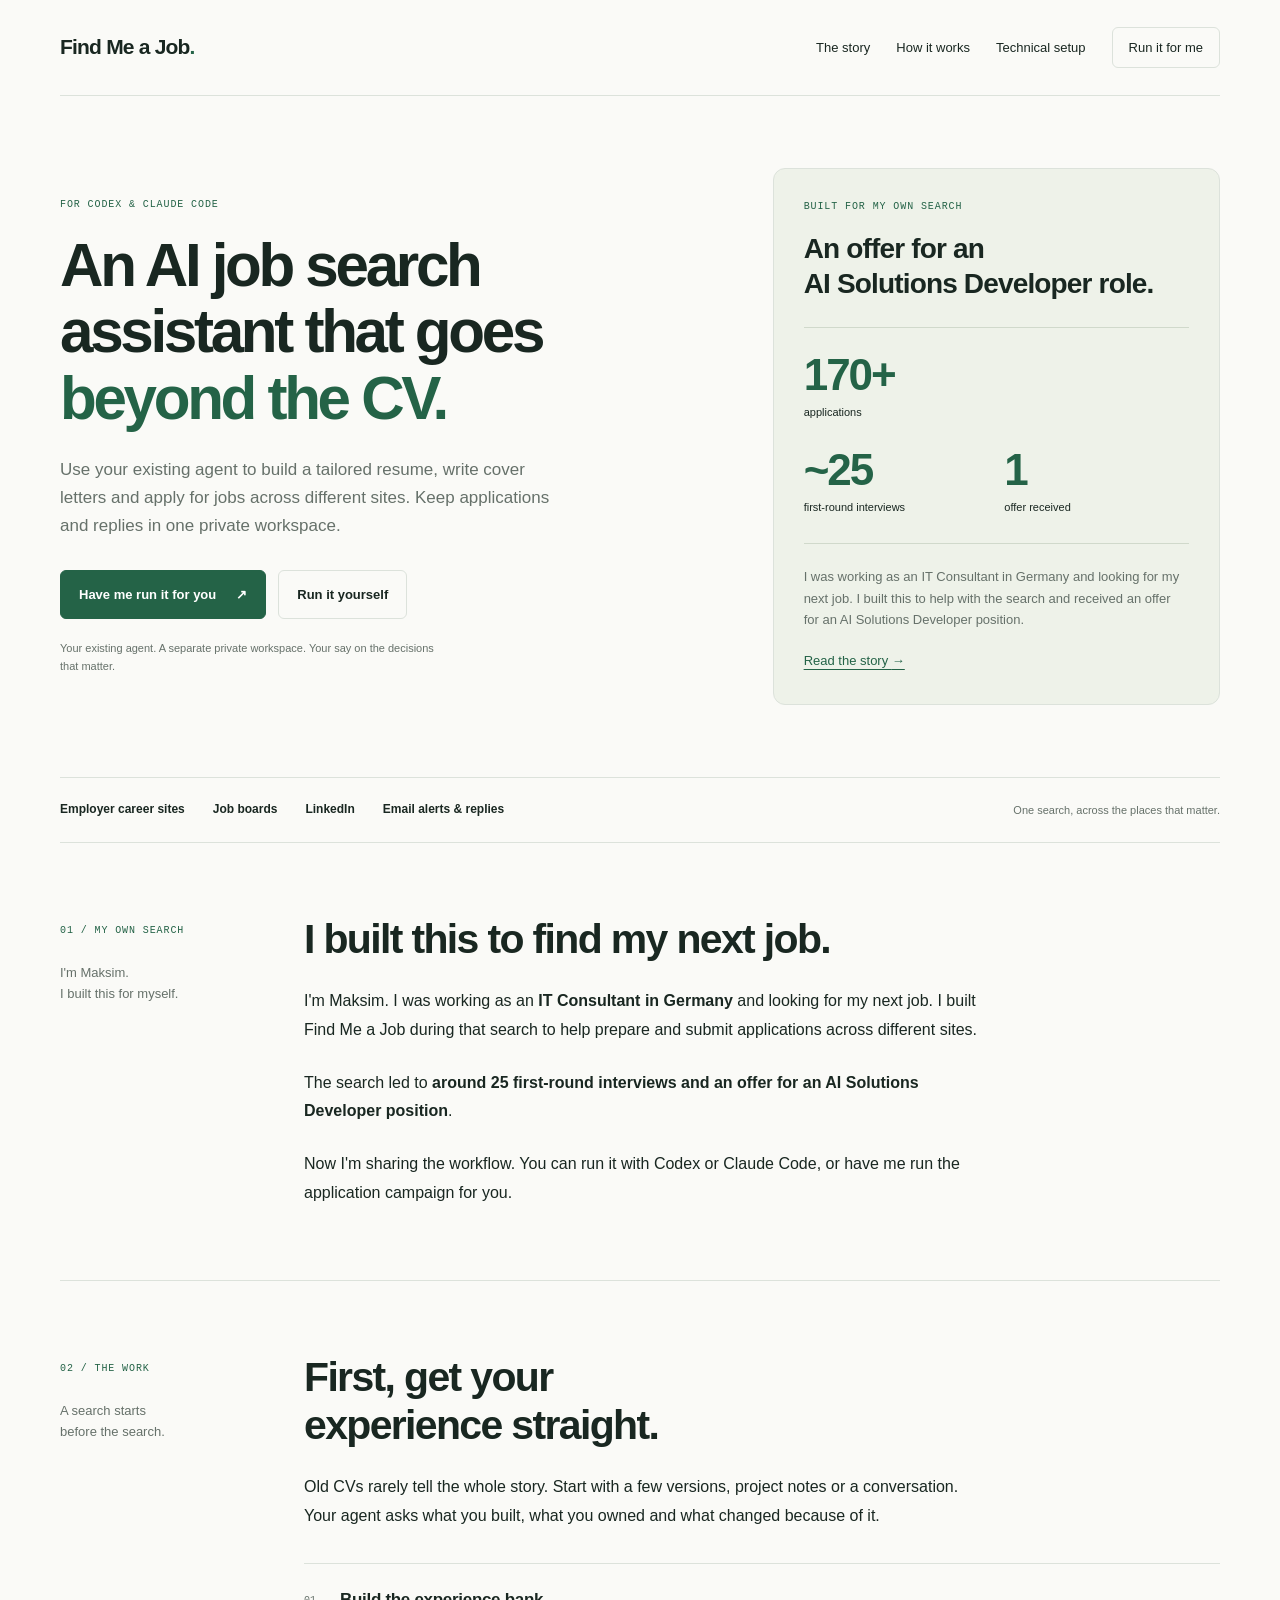
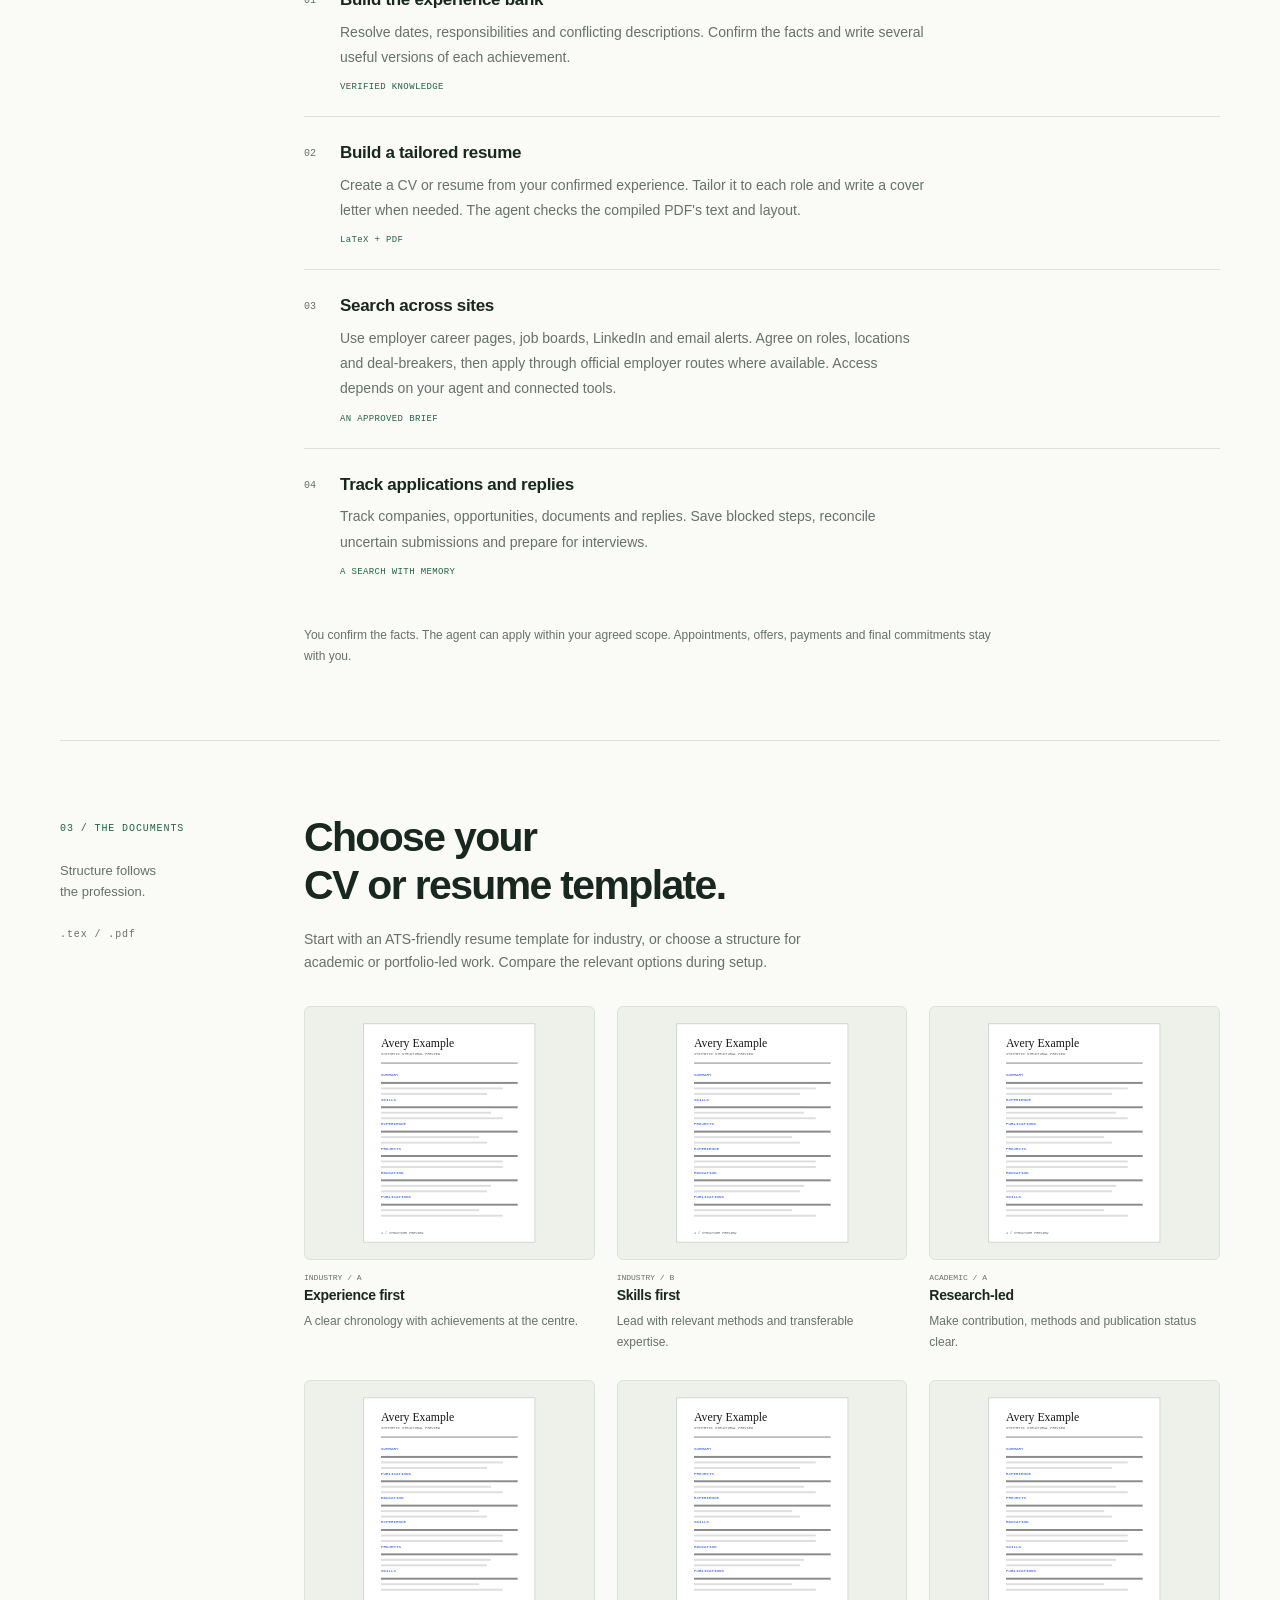
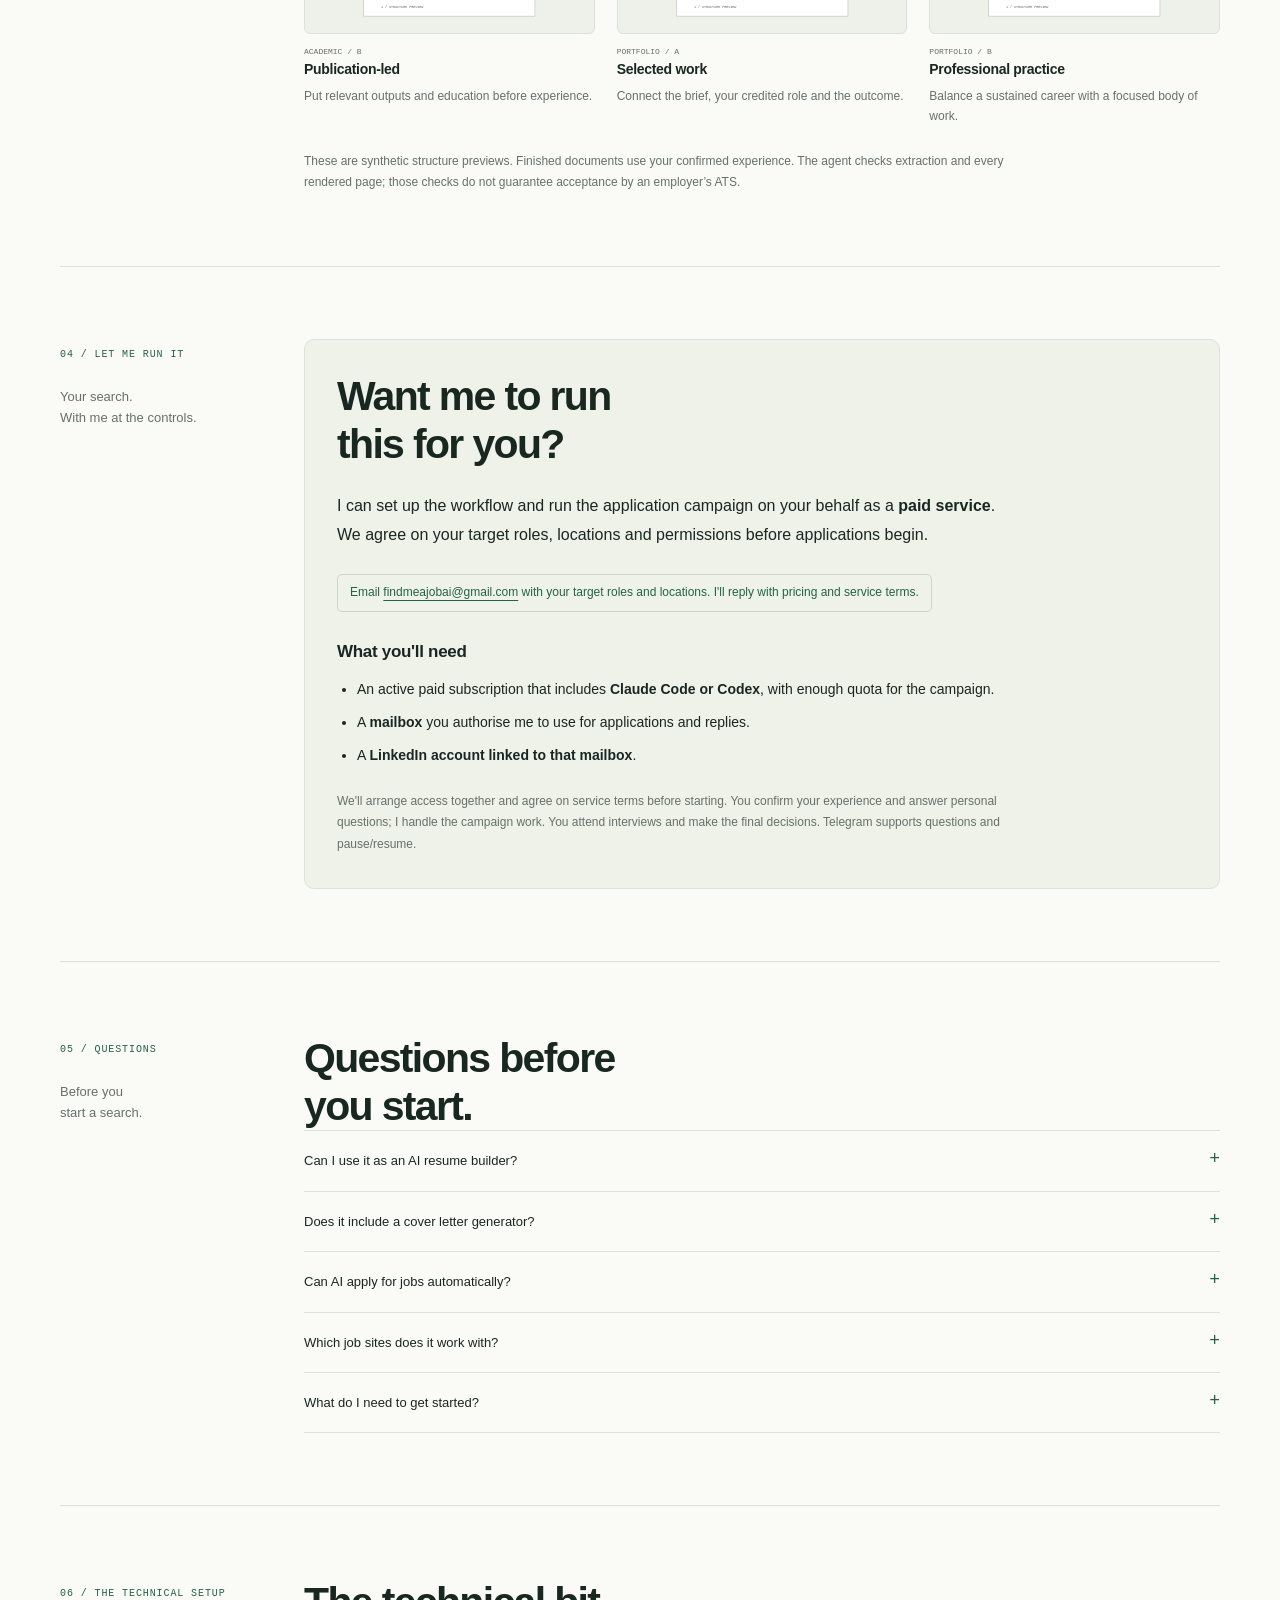
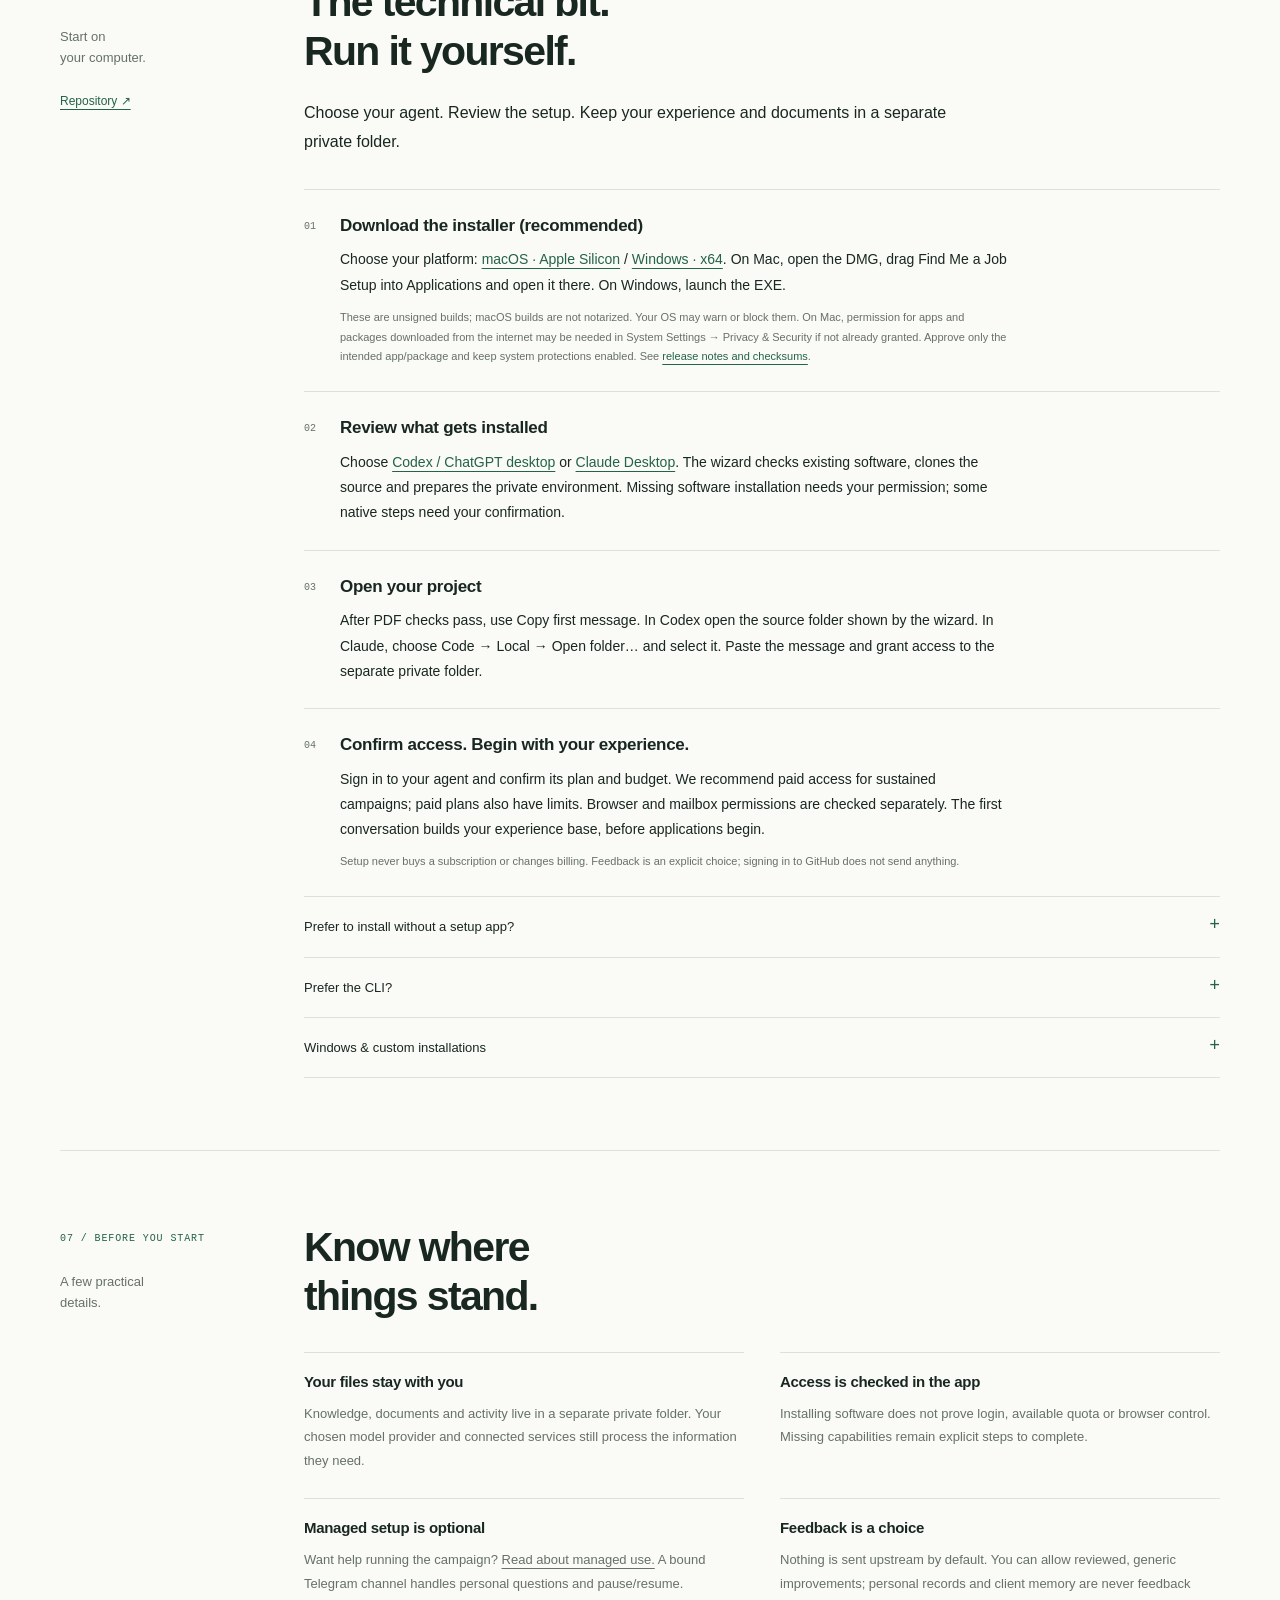
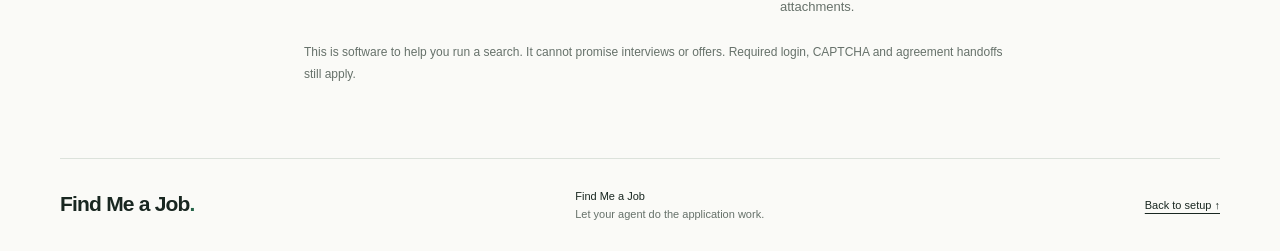
<file: site/index.html>
<!doctype html>
<html lang="en">
<head>
  <meta charset="utf-8">
  <meta name="viewport" content="width=device-width, initial-scale=1">
  <meta name="description" content="AI job search with a resume builder, tailored cover letters and application tracking. Run it yourself or have me manage your job applications.">
  <meta name="color-scheme" content="light">
  <title>Find Me a Job | AI Job Search &amp; Resume Builder</title>
  <link rel="canonical" href="https://blehmaks.github.io/find-me-a-job/">
  <link rel="stylesheet" href="styles.css?v=3">
  <link rel="icon" type="image/svg+xml" href="assets/mark.svg?v=2">
</head>
<body>
  <a class="skip" href="#main">Skip to content</a>
  <header class="masthead page">
    <a class="wordmark" href="#main" aria-label="Find Me a Job, home">Find Me a Job<span aria-hidden="true">.</span></a>
    <nav aria-label="Main navigation"><a href="#story">The story</a><a href="#workflow">How it works</a><a href="#install">Technical setup</a><a class="nav-cta" href="#managed">Run it for me</a></nav>
  </header>
  <main id="main">
    <section class="hero page" aria-labelledby="hero-heading">
      <div class="hero-copy"><p class="eyebrow">FOR CODEX &amp; CLAUDE CODE</p><h1 id="hero-heading">An AI job search<br>assistant that goes<br><span>beyond the CV.</span></h1><p class="hero-description">Use your existing agent to build a tailored resume, write cover letters and apply for jobs across different sites. Keep applications and replies in one private workspace.</p><div class="hero-actions"><a class="button primary" href="#managed">Have me run it for you <span aria-hidden="true">↗</span></a><a class="button secondary" href="#install">Run it yourself</a></div><p class="hero-caption">Your existing agent. A separate private workspace. Your say on the decisions that matter.</p></div>
      <aside class="founder-card" aria-labelledby="founder-heading"><p class="eyebrow">BUILT FOR MY OWN SEARCH</p><h2 id="founder-heading">An offer for an<br> AI Solutions Developer role.</h2><div class="results" aria-label="Founder search results"><div><strong>170+</strong><span>applications</span></div><div><strong>~25</strong><span>first-round interviews</span></div><div><strong>1</strong><span>offer received</span></div></div><p>I was working as an IT Consultant in Germany and looking for my next job. I built this to help with the search and received an offer for an AI Solutions Developer position.</p><a class="text-link" href="#story">Read the story <span aria-hidden="true">→</span></a></aside>
    </section>
    <div class="scope-strip page"><span>Employer career sites</span><span>Job boards</span><span>LinkedIn</span><span>Email alerts &amp; replies</span><p>One search, across the places that matter.</p></div>

    <section id="story" class="chapter page" aria-labelledby="story-heading">
      <div class="chapter-index"><span class="label">01 / MY OWN SEARCH</span><p>I'm Maksim.<br>I built this for myself.</p></div>
      <div class="chapter-body"><h2 id="story-heading">I built this to find my next job.</h2><p class="intro">I'm Maksim. I was working as an <strong>IT Consultant in Germany</strong> and looking for my next job. I built Find Me a Job during that search to help prepare and submit applications across different sites.</p>
        <p class="intro">The search led to <strong>around 25 first-round interviews and an offer for an AI Solutions Developer position</strong>.</p>
        <p class="intro">Now I'm sharing the workflow. You can run it with Codex or Claude Code, or have me run the application campaign for you.</p>
      </div>
    </section>

    <section id="workflow" class="chapter page" aria-labelledby="workflow-heading">
      <div class="chapter-index"><span class="label">02 / THE WORK</span><p>A search starts<br>before the search.</p></div>
      <div class="chapter-body"><h2 id="workflow-heading">First, get your<br>experience straight.</h2><p class="intro">Old CVs rarely tell the whole story. Start with a few versions, project notes or a conversation. Your agent asks what you built, what you owned and what changed because of it.</p>
        <ol class="work-list">
          <li><span class="row-no">01</span><div><h3>Build the experience bank</h3><p>Resolve dates, responsibilities and conflicting descriptions. Confirm the facts and write several useful versions of each achievement.</p></div><span class="output">VERIFIED KNOWLEDGE</span></li>
          <li><span class="row-no">02</span><div><h3>Build a tailored resume</h3><p>Create a CV or resume from your confirmed experience. Tailor it to each role and write a cover letter when needed. The agent checks the compiled PDF's text and layout.</p></div><span class="output">LaTeX + PDF</span></li>
          <li><span class="row-no">03</span><div><h3>Search across sites</h3><p>Use employer career pages, job boards, LinkedIn and email alerts. Agree on roles, locations and deal-breakers, then apply through official employer routes where available. Access depends on your agent and connected tools.</p></div><span class="output">AN APPROVED BRIEF</span></li>
          <li><span class="row-no">04</span><div><h3>Track applications and replies</h3><p>Track companies, opportunities, documents and replies. Save blocked steps, reconcile uncertain submissions and prepare for interviews.</p></div><span class="output">A SEARCH WITH MEMORY</span></li>
        </ol>
        <p class="note">You confirm the facts. The agent can apply within your agreed scope. Appointments, offers, payments and final commitments stay with you.</p>
      </div>
    </section>

    <section id="templates" class="chapter page" aria-labelledby="templates-heading">
      <div class="chapter-index"><span class="label">03 / THE DOCUMENTS</span><p>Structure follows<br>the profession.</p><span class="file-label">.tex / .pdf</span></div>
      <div class="chapter-body"><div class="section-heading"><h2 id="templates-heading">Choose your<br>CV or resume template.</h2><p>Start with an ATS-friendly resume template for industry, or choose a structure for academic or portfolio-led work. Compare the relevant options during setup.</p></div>
      <div class="template-grid">
        <article class="template-card" data-family="industry" data-variant="experience-first"><div class="preview"><svg role="img" aria-label="Industry chronology structure: summary, skills, experience, projects, education and publications" viewBox="0 0 220 280"><use href="assets/structures.svg?v=2#industry-experience-first"></use></svg></div><div class="template-title"><h3>Experience first</h3><span>INDUSTRY / A</span></div><p>A clear chronology with achievements at the centre.</p></article>
        <article class="template-card" data-family="industry" data-variant="skills-first"><div class="preview"><svg role="img" aria-label="Industry skills structure: summary, skills, projects, experience, education and publications" viewBox="0 0 220 280"><use href="assets/structures.svg?v=2#industry-skills-first"></use></svg></div><div class="template-title"><h3>Skills first</h3><span>INDUSTRY / B</span></div><p>Lead with relevant methods and transferable expertise.</p></article>
        <article class="template-card" data-family="academic" data-variant="research-first"><div class="preview"><svg role="img" aria-label="Research structure: summary, experience, publications, projects, education and skills" viewBox="0 0 220 280"><use href="assets/structures.svg?v=2#academic-research-first"></use></svg></div><div class="template-title"><h3>Research-led</h3><span>ACADEMIC / A</span></div><p>Make contribution, methods and publication status clear.</p></article>
        <article class="template-card" data-family="academic" data-variant="publications-first"><div class="preview"><svg role="img" aria-label="Publication structure: summary, publications, education, experience, projects and skills" viewBox="0 0 220 280"><use href="assets/structures.svg?v=2#academic-publications-first"></use></svg></div><div class="template-title"><h3>Publication-led</h3><span>ACADEMIC / B</span></div><p>Put relevant outputs and education before experience.</p></article>
        <article class="template-card" data-family="portfolio" data-variant="selected-work"><div class="preview"><svg role="img" aria-label="Portfolio projects structure: summary, projects, experience, skills, education and publications" viewBox="0 0 220 280"><use href="assets/structures.svg?v=2#portfolio-selected-work"></use></svg></div><div class="template-title"><h3>Selected work</h3><span>PORTFOLIO / A</span></div><p>Connect the brief, your credited role and the outcome.</p></article>
        <article class="template-card" data-family="portfolio" data-variant="practice-first"><div class="preview"><svg role="img" aria-label="Portfolio practice structure: summary, experience, projects, education, skills and publications" viewBox="0 0 220 280"><use href="assets/structures.svg?v=2#portfolio-practice-first"></use></svg></div><div class="template-title"><h3>Professional practice</h3><span>PORTFOLIO / B</span></div><p>Balance a sustained career with a focused body of work.</p></article>
      </div>

        <p class="note">These are synthetic structure previews. Finished documents use your confirmed experience. The agent checks extraction and every rendered page; those checks do not guarantee acceptance by an employer’s ATS.</p>
      </div>
    </section>

    <section id="managed" class="chapter page managed" aria-labelledby="managed-heading">
      <div class="chapter-index"><span class="label">04 / LET ME RUN IT</span><p>Your search.<br>With me at the controls.</p></div>
      <div class="chapter-body"><h2 id="managed-heading">Want me to run<br>this for you?</h2><p class="intro">I can set up the workflow and run the application campaign on your behalf as a <strong>paid service</strong>. We agree on your target roles, locations and permissions before applications begin.</p>
        <p class="contact-status">Email <a href="mailto:findmeajobai@gmail.com">findmeajobai@gmail.com</a> with your target roles and locations. I'll reply with pricing and service terms.</p>
        <h3 class="requirements-heading">What you'll need</h3><ul class="requirements"><li>An active paid subscription that includes <strong>Claude Code or Codex</strong>, with enough quota for the campaign.</li><li>A <strong>mailbox</strong> you authorise me to use for applications and replies.</li><li>A <strong>LinkedIn account linked to that mailbox</strong>.</li></ul>
        <p class="note">We'll arrange access together and agree on service terms before starting. You confirm your experience and answer personal questions; I handle the campaign work. You attend interviews and make the final decisions. Telegram supports questions and pause/resume.</p>
      </div>
    </section>

    <section id="faq" class="chapter page" aria-labelledby="faq-heading">
      <div class="chapter-index"><span class="label">05 / QUESTIONS</span><p>Before you<br>start a search.</p></div>
      <div class="chapter-body"><h2 id="faq-heading">Questions before<br>you start.</h2>
        <details class="technical"><summary>Can I use it as an AI resume builder?</summary><p>Yes. Your agent builds a CV or resume from your confirmed experience, then tailors it to each job description. You get editable LaTeX source and a PDF. The workflow checks text extraction and the page layout before the CV is ready.</p></details>
        <details class="technical"><summary>Does it include a cover letter generator?</summary><p>Your agent writes a tailored cover letter when the application requires one, or when you ask for one. It uses your experience and the vacancy to explain why your work fits the role.</p></details>
        <details class="technical"><summary>Can AI apply for jobs automatically?</summary><p>Once you approve the search scope and permissions, the agent can prepare and submit job applications through the tools available to it. Signing in and some site-specific steps may need your input. You attend interviews and make the final decisions on offers.</p></details>
        <details class="technical"><summary>Which job sites does it work with?</summary><p>The search can use employer career pages, job boards, LinkedIn and email alerts. Applications go through official employer routes where available. Access depends on your agent's browser and mailbox tools and the requirements of each site.</p></details>
        <details class="technical"><summary>What do I need to get started?</summary><p>Use Codex or Claude Code with access to a separate private workspace. The <a href="#install">technical setup</a> covers installation and tool checks. For <a href="#managed">managed use</a>, you'll need a paid agent subscription, a mailbox and a LinkedIn account linked to that mailbox.</p></details>
      </div>
    </section>

    <section id="install" class="chapter setup page" aria-labelledby="install-heading">
      <div class="chapter-index"><span class="label">06 / THE TECHNICAL SETUP</span><p>Start on<br>your computer.</p><a class="small-link" href="https://github.com/BlehMaks/find-me-a-job">Repository ↗</a></div>
      <div class="chapter-body"><h2 id="install-heading">The technical bit.<br>Run it yourself.</h2><p class="intro">Choose your agent. Review the setup. Keep your experience and documents in a separate private folder.</p>
        <ol class="setup-list">
          <li><span class="row-no">01</span><div><h3>Download the installer (recommended)</h3><p>Choose your platform: <a href="https://github.com/BlehMaks/find-me-a-job/releases/download/v0.1.1/FindMeAJob-Setup-0.1.1-macos-arm64.dmg">macOS · Apple Silicon</a> / <a href="https://github.com/BlehMaks/find-me-a-job/releases/download/v0.1.1/FindMeAJob-Setup-0.1.1-windows-x64.exe">Windows · x64</a>. On Mac, open the DMG, drag Find Me a Job Setup into Applications and open it there. On Windows, launch the EXE.</p><p class="small">These are unsigned builds; macOS builds are not notarized. Your OS may warn or block them. On Mac, permission for apps and packages downloaded from the internet may be needed in System Settings → Privacy &amp; Security if not already granted. Approve only the intended app/package and keep system protections enabled. See <a href="https://github.com/BlehMaks/find-me-a-job/releases/tag/v0.1.1">release notes and checksums</a>.</p></div></li>
          <li><span class="row-no">02</span><div><h3>Review what gets installed</h3><p>Choose <a href="https://learn.chatgpt.com/docs/app">Codex / ChatGPT desktop</a> or <a href="https://code.claude.com/docs/en/desktop-quickstart">Claude Desktop</a>. The wizard checks existing software, clones the source and prepares the private environment. Missing software installation needs your permission; some native steps need your confirmation.</p></div></li>
          <li><span class="row-no">03</span><div><h3>Open your project</h3><p>After PDF checks pass, use Copy first message. In Codex open the source folder shown by the wizard. In Claude, choose Code → Local → Open folder… and select it. Paste the message and grant access to the separate private folder.</p></div></li>
          <li><span class="row-no">04</span><div><h3>Confirm access. Begin with your experience.</h3><p>Sign in to your agent and confirm its plan and budget. We recommend paid access for sustained campaigns; paid plans also have limits. Browser and mailbox permissions are checked separately. The first conversation builds your experience base, before applications begin.</p><p class="small">Setup never buys a subscription or changes billing. Feedback is an explicit choice; signing in to GitHub does not send anything.</p></div></li>
        </ol>
        <details class="technical"><summary>Prefer to install without a setup app?</summary><p>Follow the <a href="https://github.com/BlehMaks/find-me-a-job#quick-start-without-installers">source setup in Codex or Claude Code</a>. You can clone with Git, download the source ZIP, or use <a href="https://desktop.github.com/download/">GitHub Desktop</a>: File → Clone repository → URL, then paste:</p><code class="repo-address">https://github.com/BlehMaks/find-me-a-job.git</code><p>Open that folder in your desktop agent. Ask it to read AGENTS.md, inspect the installer and prepare a separate private workspace after reviewing the plan. GitHub Desktop is optional; GitHub CLI is a separate tool.</p></details>
        <details class="technical"><summary>Prefer the CLI?</summary><p>Select it explicitly. The installer prepares the environment and private workspace; the run command passes the correct context to your agent.</p><pre>sh install/install.sh --interface cli \
  --agent codex --workspace "$HOME/career-workspace" --yes
"$HOME/career-workspace.venv/bin/fmj" run \
  --workspace "$HOME/career-workspace"</pre><p>Use <code>--agent claude</code> for Claude Code. Add <code>--install-dependencies</code> to permit missing software installation. Existing global agent settings are preserved.</p></details>
        <details class="technical"><summary>Windows &amp; custom installations</summary><pre>.\install\install.ps1 -Interface desktop `
  -Workspace "$env:USERPROFILE\career-workspace" `
  -Agent claude -Yes</pre><p>Use <code>-Interface cli</code> for the CLI route, or <code>-InstallDependencies</code> to permit native software installation. Read <code>docs/install.md</code> in the clone for custom app locations, offline setup and platform limits.</p></details>
      </div>
    </section>

    <section class="chapter page practical" aria-labelledby="practical-heading">
      <div class="chapter-index"><span class="label">07 / BEFORE YOU START</span><p>A few practical<br>details.</p></div>
      <div class="chapter-body"><h2 id="practical-heading">Know where<br>things stand.</h2><div class="practical-grid"><div><h3>Your files stay with you</h3><p>Knowledge, documents and activity live in a separate private folder. Your chosen model provider and connected services still process the information they need.</p></div><div><h3>Access is checked in the app</h3><p>Installing software does not prove login, available quota or browser control. Missing capabilities remain explicit steps to complete.</p></div><div><h3>Managed setup is optional</h3><p>Want help running the campaign? <a href="#managed">Read about managed use.</a> A bound Telegram channel handles personal questions and pause/resume.</p></div><div><h3>Feedback is a choice</h3><p>Nothing is sent upstream by default. You can allow reviewed, generic improvements; personal records and client memory are never feedback attachments.</p></div></div><p class="note">This is software to help you run a search. It cannot promise interviews or offers. Required login, CAPTCHA and agreement handoffs still apply.</p></div>
    </section>
  </main>
  <footer class="page footer"><a class="wordmark" href="#main">Find Me a Job<span aria-hidden="true">.</span></a><p>Find Me a Job<br><span>Let your agent do the application work.</span></p><a href="#install">Back to setup ↑</a></footer>
</body>
</html>
</file>
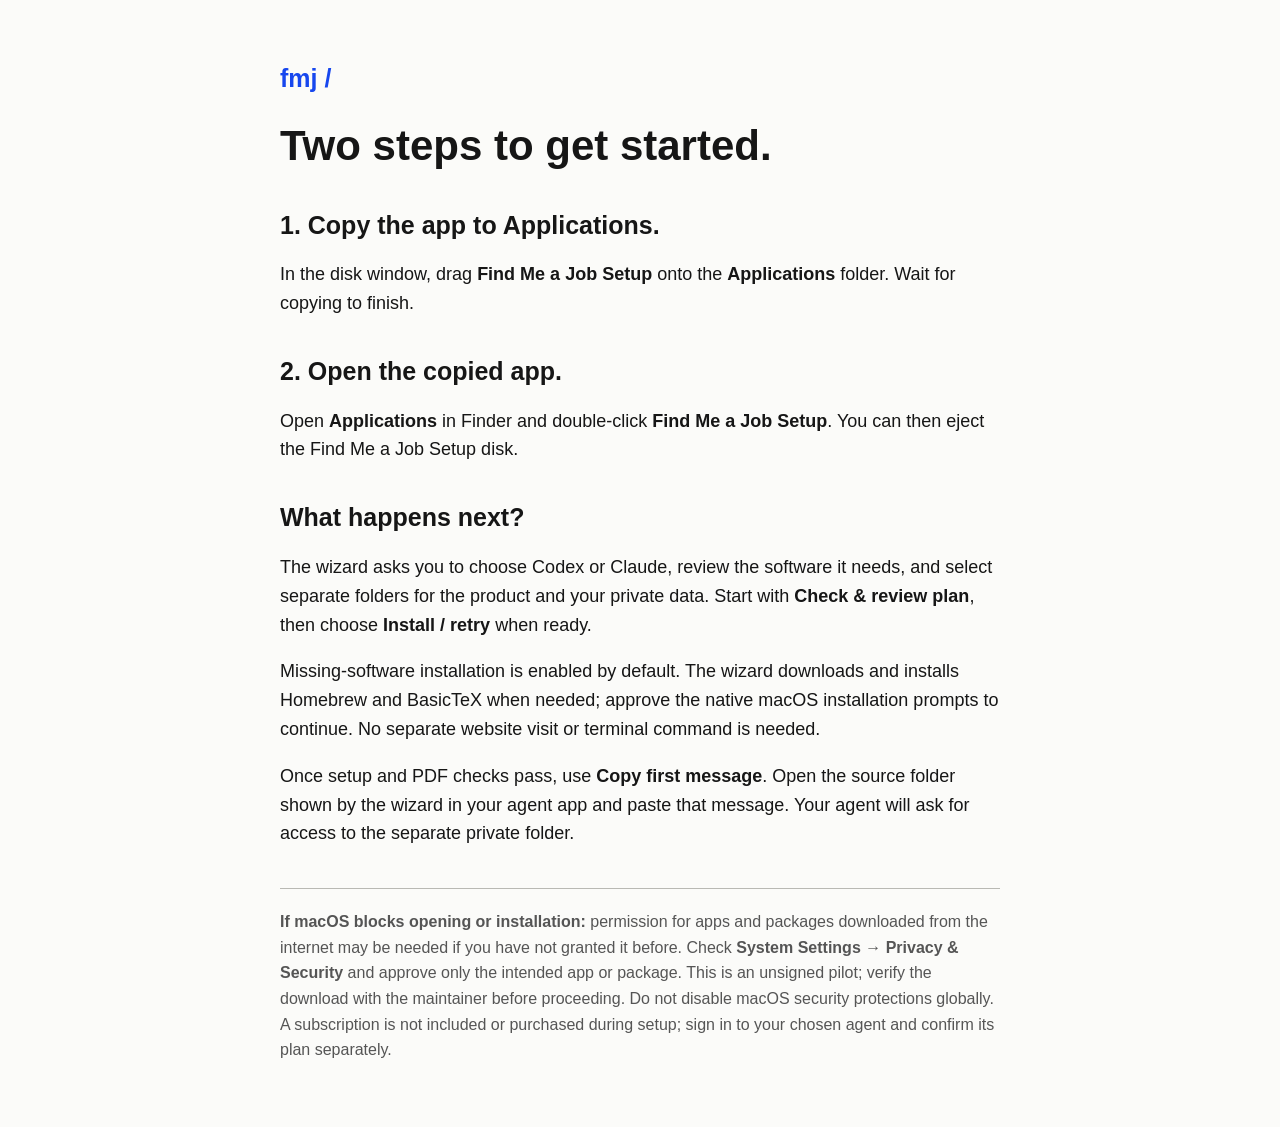
<file: install/macos-guide.html>
<!doctype html>
<html lang="en">
<meta charset="utf-8">
<meta name="viewport" content="width=device-width, initial-scale=1">
<title>Install Find Me a Job on Mac</title>
<style>
body{max-width:720px;margin:64px auto;padding:0 28px;background:#fbfbf9;color:#161616;font:18px/1.6 'Avenir Next',sans-serif}
h1,h2{font-family:Futura,sans-serif;line-height:1.2}h1{font-size:42px}h2{font-size:25px;margin-top:38px}.mark{color:#1747ee;font:bold 25px Futura,sans-serif}aside{border-top:1px solid #b9b9b4;margin-top:40px;padding-top:20px;color:#555;font-size:16px}strong{font-weight:600}
</style>
<p class="mark">fmj /</p>
<h1>Two steps to get started.</h1>
<h2>1. Copy the app to Applications.</h2>
<p>In the disk window, drag <strong>Find Me a Job Setup</strong> onto the <strong>Applications</strong> folder. Wait for copying to finish.</p>
<h2>2. Open the copied app.</h2>
<p>Open <strong>Applications</strong> in Finder and double-click <strong>Find Me a Job Setup</strong>. You can then eject the Find Me a Job Setup disk.</p>
<h2>What happens next?</h2>
<p>The wizard asks you to choose Codex or Claude, review the software it needs, and select separate folders for the product and your private data. Start with <strong>Check &amp; review plan</strong>, then choose <strong>Install / retry</strong> when ready.</p>
<p>Missing-software installation is enabled by default. The wizard downloads and installs Homebrew and BasicTeX when needed; approve the native macOS installation prompts to continue. No separate website visit or terminal command is needed.</p>
<p>Once setup and PDF checks pass, use <strong>Copy first message</strong>. Open the source folder shown by the wizard in your agent app and paste that message. Your agent will ask for access to the separate private folder.</p>
<aside><strong>If macOS blocks opening or installation:</strong> permission for apps and packages downloaded from the internet may be needed if you have not granted it before. Check <strong>System Settings → Privacy &amp; Security</strong> and approve only the intended app or package. This is an unsigned pilot; verify the download with the maintainer before proceeding. Do not disable macOS security protections globally. A subscription is not included or purchased during setup; sign in to your chosen agent and confirm its plan separately.</aside>
</html>
</file>
<file: site/styles.css>
:root {
  --paper: #fafaf7;
  --ink: #192721;
  --muted: #66716a;
  --rule: #dce2db;
  --blue: #246347;
  --display: 'Avenir Next', 'Trebuchet MS', sans-serif;
  --body: 'Avenir Next', 'Trebuchet MS', sans-serif;
  --mono: 'Menlo', 'Lucida Console', monospace;
}
* { box-sizing: border-box; }
html { scroll-behavior: smooth; scroll-padding-top: 28px; }
body { margin: 0; background: var(--paper); color: var(--ink); font: 16px/1.65 var(--body); }
p, h1, h2, h3 { margin: 0; }
a { color: inherit; text-underline-offset: 4px; }
a:hover { color: var(--blue); }
a:focus-visible, summary:focus-visible { outline: 2px solid var(--blue); outline-offset: 5px; }
.page { width: min(1160px, calc(100% - 96px)); margin-inline: auto; }
.skip { position: fixed; left: 16px; top: -90px; background: var(--ink); color: white; padding: 12px; z-index: 10; }
.skip:focus { top: 12px; }
.masthead { min-height: 96px; display: flex; align-items: center; justify-content: space-between; gap: 32px; border-bottom: 1px solid var(--rule); }
.wordmark { font-size: 21px; font-weight: 750; letter-spacing: -.8px; text-decoration: none; white-space: nowrap; }
.wordmark span { color: var(--blue); }
nav { display: flex; align-items: center; gap: 26px; font-size: 13px; }
nav a { text-decoration: none; }
.nav-cta { border: 1px solid var(--rule); padding: 9px 16px; border-radius: 6px; }
.hero { display: grid; grid-template-columns: minmax(0, 1.45fr) minmax(0, 1fr); gap: 64px; padding-block: 72px; align-items: center; }
.eyebrow, .label, .file-label { font: 10px/1.6 var(--mono); letter-spacing: .09em; color: var(--blue); }
h1 { font-size: clamp(38px, 4.7vw, 62px); line-height: 1.1; letter-spacing: -.055em; font-weight: 650; margin-top: 20px; }
h1 span { color: var(--blue); }
.hero-description { font-size: 17px; color: var(--muted); max-width: 510px; margin-top: 24px; }
.hero-actions { display: flex; flex-wrap: wrap; gap: 12px; margin-top: 30px; }
.button { display: inline-flex; justify-content: center; align-items: center; gap: 20px; padding: 13px 18px; border-radius: 6px; font-size: 13px; font-weight: 600; text-decoration: none; border: 1px solid var(--rule); }
.button.primary { color: white; background: var(--blue); border-color: var(--blue); }
.button.primary:hover { background: #194d35; }
.button.secondary:hover { background: #edf1eb; }
.hero-caption { font-size: 11px; color: var(--muted); max-width: 390px; margin-top: 20px; }
.founder-card { padding: 30px; border: 1px solid var(--rule); border-radius: 12px; background: #eef2e9; }
.founder-card h2 { font-size: 28px; line-height: 1.25; letter-spacing: -.03em; margin-top: 16px; }
.founder-card > p:not(.eyebrow) { font-size: 13px; color: var(--muted); margin-top: 22px; }
.results { display: grid; grid-template-columns: 1fr 1fr; gap: 22px 16px; margin-top: 26px; padding-block: 24px; border-block: 1px solid #d0d9cb; }
.results > div:first-child { grid-column: 1 / -1; }
.results strong { display: block; font-size: 44px; font-weight: 650; line-height: 1.05; letter-spacing: -.045em; color: var(--blue); }
.results span { font-size: 11px; }
.founder-card > p.result-note { font-size: 10px; line-height: 1.7; margin-top: 12px; }
.text-link { display: inline-block; font-size: 13px; color: var(--blue); margin-top: 20px; }
.scope-strip { display: flex; flex-wrap: wrap; align-items: center; gap: 15px 28px; padding-block: 22px; border-block: 1px solid var(--rule); font-size: 12px; font-weight: 600; }
.scope-strip p { color: var(--muted); margin-left: auto; font-size: 11px; font-weight: 400; }
.chapter { display: grid; grid-template-columns: 180px minmax(0, 1fr); gap: 64px; padding-block: 72px; border-bottom: 1px solid var(--rule); }
.chapter-index > p { font-size: 13px; line-height: 1.6; margin-top: 22px; color: var(--muted); }
.file-label { display: inline-block; color: var(--muted); margin-top: 24px; }
h2 { font-size: clamp(28px, 3.2vw, 42px); line-height: 1.18; letter-spacing: -.04em; font-weight: 600; }
.intro { font-size: 16px; line-height: 1.8; max-width: 680px; margin-top: 24px; }
.work-list, .setup-list { margin: 32px 0 0; padding: 0; list-style: none; }
.work-list li { display: grid; grid-template-columns: 24px 1fr; gap: 12px; padding: 24px 0; border-top: 1px solid var(--rule); }
.row-no { font: 10px var(--mono); color: var(--muted); padding-top: 7px; }
h3 { font-size: 17px; line-height: 1.4; letter-spacing: -.3px; font-weight: 650; }
.work-list p { margin-top: 8px; color: var(--muted); font-size: 14px; line-height: 1.8; max-width: 590px; }
.output { grid-column: 2; color: var(--blue); font: 9px var(--mono); letter-spacing: .04em; }
.note { font-size: 12px; line-height: 1.8; color: var(--muted); max-width: 700px; margin-top: 24px; }
.section-heading > p { font-size: 14px; color: var(--muted); max-width: 560px; margin-top: 18px; }
.template-grid { display: grid; grid-template-columns: repeat(3, minmax(0, 1fr)); margin-top: 32px; gap: 28px 22px; }
.template-card { min-width: 0; }
.preview { padding: 16px 20px; background: #eef0ea; border: 1px solid var(--rule); border-radius: 6px; }
.preview svg { width: 100%; height: auto; max-height: 220px; display: block; }
.template-title { display: flex; flex-direction: column-reverse; gap: 4px; margin-top: 13px; }
.template-title span { color: var(--muted); font: 8px var(--mono); }
.template-title h3 { font-size: 14px; }
.template-card > p { font-size: 12px; line-height: 1.7; color: var(--muted); margin-top: 6px; }
.managed .chapter-body { padding: 32px; background: #eef2e9; border: 1px solid var(--rule); border-radius: 10px; }
.contact-status { display: inline-block; padding: 8px 12px; border: 1px solid #cbd6c5; border-radius: 5px; color: var(--blue); font-size: 12px; margin-top: 24px; }
.requirements-heading { margin-top: 28px; }
.requirements { padding-left: 20px; margin: 14px 0 0; max-width: 660px; font-size: 14px; }
.requirements li + li { margin-top: 10px; }
.small-link { display: inline-block; margin-top: 24px; color: var(--blue); font-size: 12px; }
.setup-list li { display: grid; grid-template-columns: 24px minmax(0, 1fr); gap: 12px; border-top: 1px solid var(--rule); padding: 24px 0; }
.setup-list p { margin-top: 10px; font-size: 14px; line-height: 1.8; max-width: 670px; }
.setup-list a { color: var(--blue); }
code { font: .85em/1.7 var(--mono); overflow-wrap: anywhere; }
.repo-address { display: block; margin-top: 17px; font-size: 11px; padding-bottom: 14px; border-bottom: 1px solid var(--rule); }
.setup-list p.small { font-size: 11px; line-height: 1.8; color: var(--muted); }
pre { white-space: pre-wrap; overflow-wrap: anywhere; font: 11px/1.9 var(--mono); margin: 16px 0 0; }
.technical { border-top: 1px solid var(--rule); padding: 19px 0; }
.technical:last-child { border-bottom: 1px solid var(--rule); }
summary { cursor: pointer; font-size: 13px; list-style: none; display: flex; justify-content: space-between; gap: 20px; }
summary::-webkit-details-marker { display: none; }
summary::after { content: '+'; font: 18px/1 var(--mono); color: var(--blue); }
details[open] > summary::after { content: '−'; }
.technical > p { margin-top: 16px; font-size: 13px; color: var(--muted); }
.technical pre { background: #eef0ea; border-radius: 5px; padding: 20px; }
.practical-grid { display: grid; grid-template-columns: 1fr 1fr; gap: 26px 36px; margin-top: 32px; }
.practical-grid > div { border-top: 1px solid var(--rule); padding-top: 18px; }
.practical-grid h3 { font-size: 15px; }
.practical-grid p { font-size: 13px; line-height: 1.8; color: var(--muted); margin-top: 10px; }
.footer { display: flex; align-items: center; justify-content: space-between; gap: 24px; padding-block: 28px; }
.footer p, .footer > a:last-child { font-size: 11px; }
.footer p span { color: var(--muted); }
@media (prefers-reduced-motion: reduce) { html { scroll-behavior: auto; } }
@media (max-width: 1000px) {
  .hero { gap: 32px; }
  .founder-card { padding: 24px; }
  .chapter { grid-template-columns: 140px minmax(0, 1fr); gap: 36px; }
  .scope-strip p { margin-left: 0; width: 100%; }
}
@media (max-width: 760px) {
  .page { width: calc(100% - 44px); }
  .masthead { min-height: 80px; flex-wrap: wrap; gap: 14px; padding-block: 20px; }
  nav { gap: 20px; flex-wrap: wrap; font-size: 12px; }
  .nav-cta { padding: 6px 12px; }
  .hero { grid-template-columns: 1fr; padding-block: 40px; gap: 32px; }
  h1 { font-size: 46px; }
  .hero-description { max-width: 580px; font-size: 16px; }
  .founder-card h2 br { display: none; }
  .results { grid-template-columns: 1.2fr 1fr 1fr; }
  .results > div:first-child { grid-column: auto; }
  .scope-strip { gap: 12px 24px; font-size: 11px; }
  .chapter { grid-template-columns: 1fr; gap: 24px; padding-block: 44px; }
  .chapter-index { display: flex; align-items: baseline; justify-content: space-between; gap: 20px; }
  .chapter-index > p { display: none; }
  .chapter-index .file-label, .chapter-index .small-link { margin: 0; }
  h2 { font-size: 32px; }
  .intro { font-size: 15px; }
  .managed .chapter-body { padding: 24px; }
}
@media (max-width: 480px) {
  .page { width: calc(100% - 36px); }
  .wordmark { font-size: 20px; }
  nav { gap: 10px 16px; font-size: 11px; }
  h1 { font-size: 38px; }
  .hero-actions { align-items: stretch; }
  .button { padding: 12px 15px; }
  .results strong { font-size: 36px; }
  .results span { font-size: 10px; }
  .founder-card { padding: 22px; }
  .template-grid { grid-template-columns: repeat(2, minmax(0, 1fr)); gap: 24px 16px; }
  .preview { padding: 10px; }
  .practical-grid { grid-template-columns: 1fr; }
  .footer { align-items: start; flex-wrap: wrap; }
}
</file>
